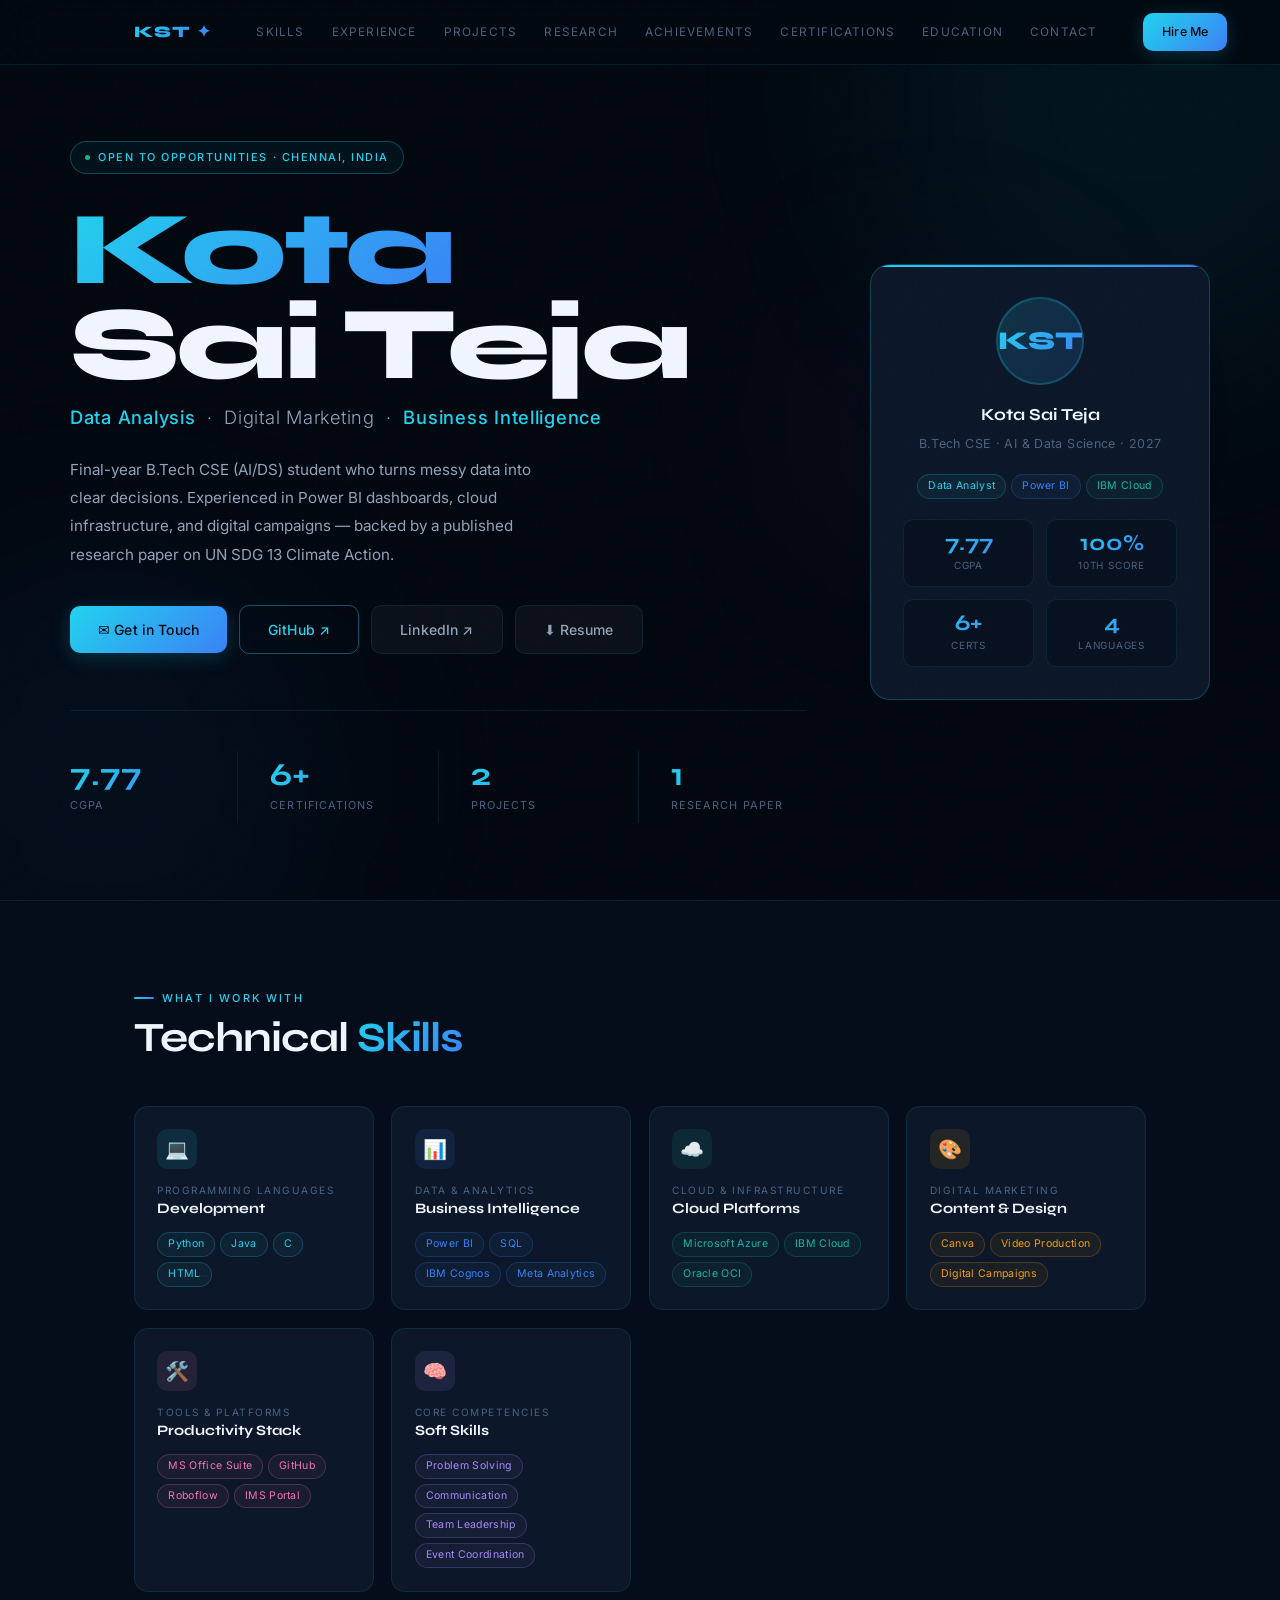
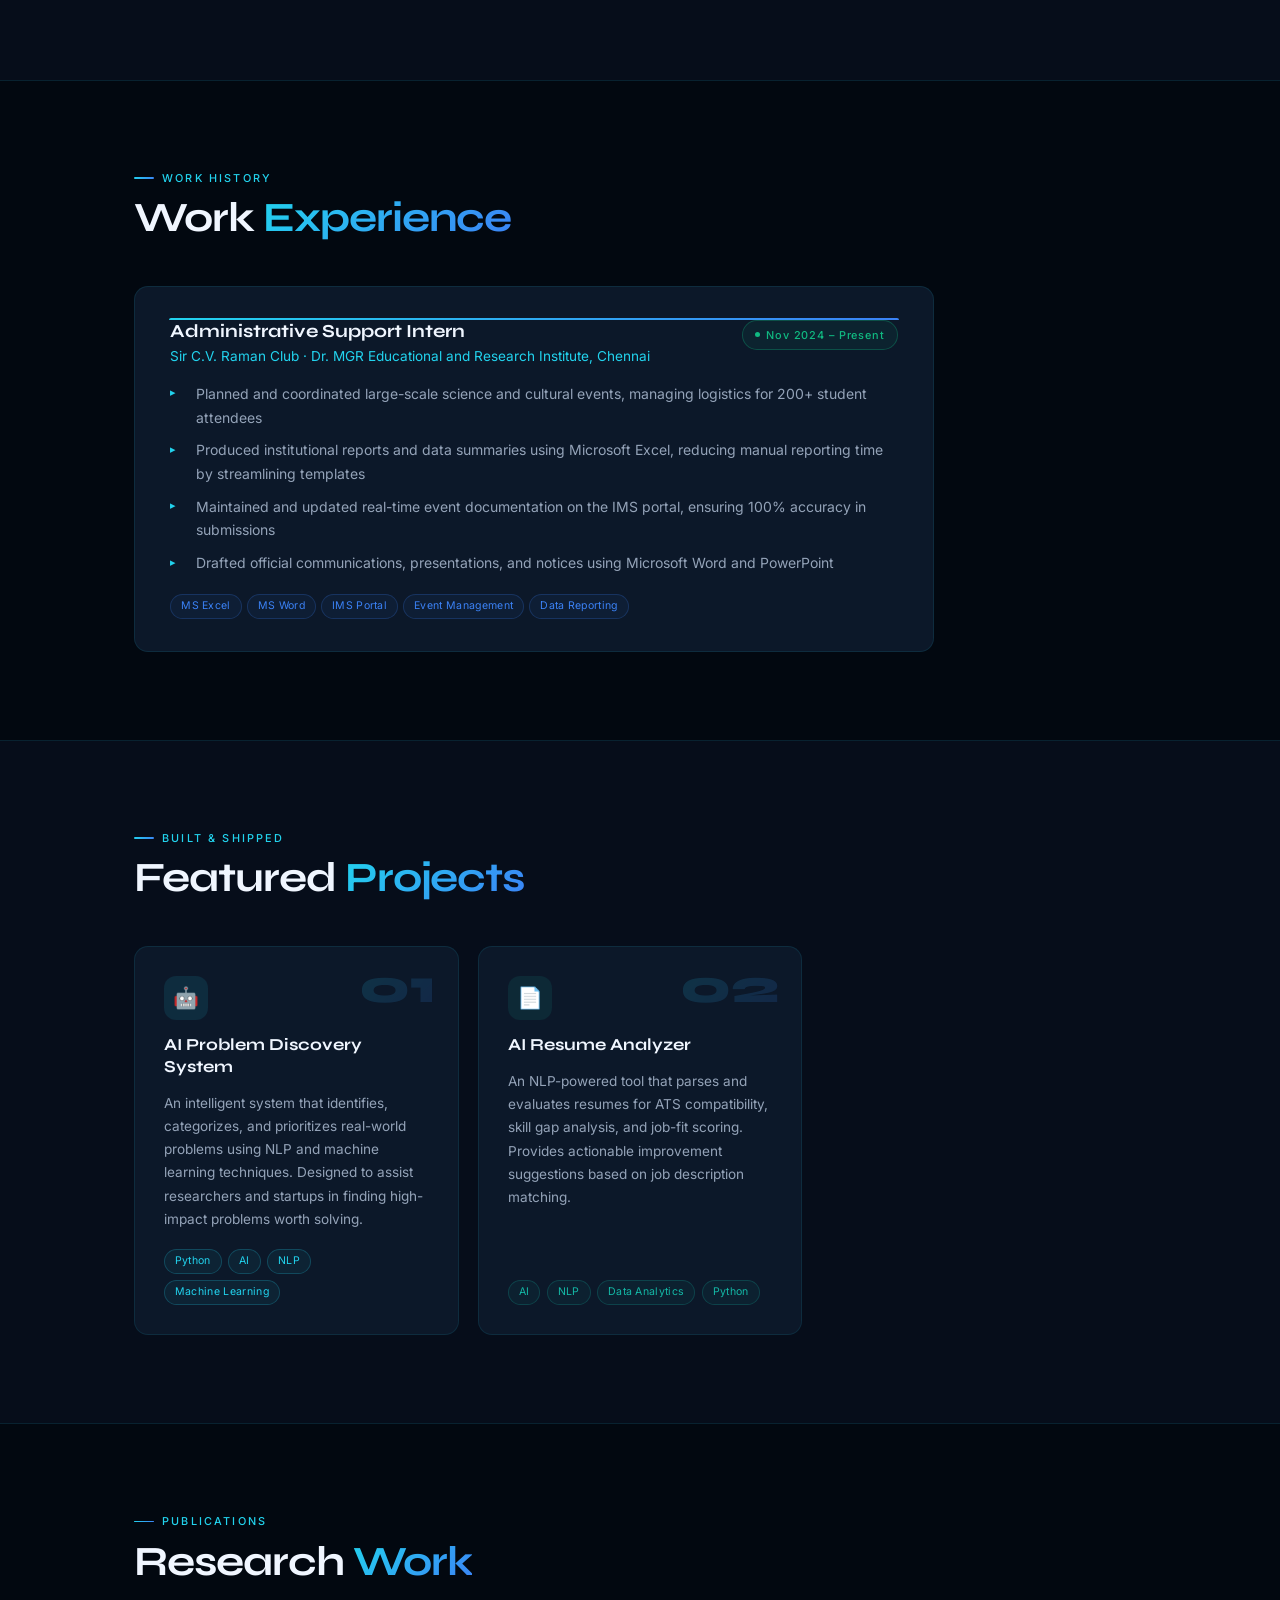
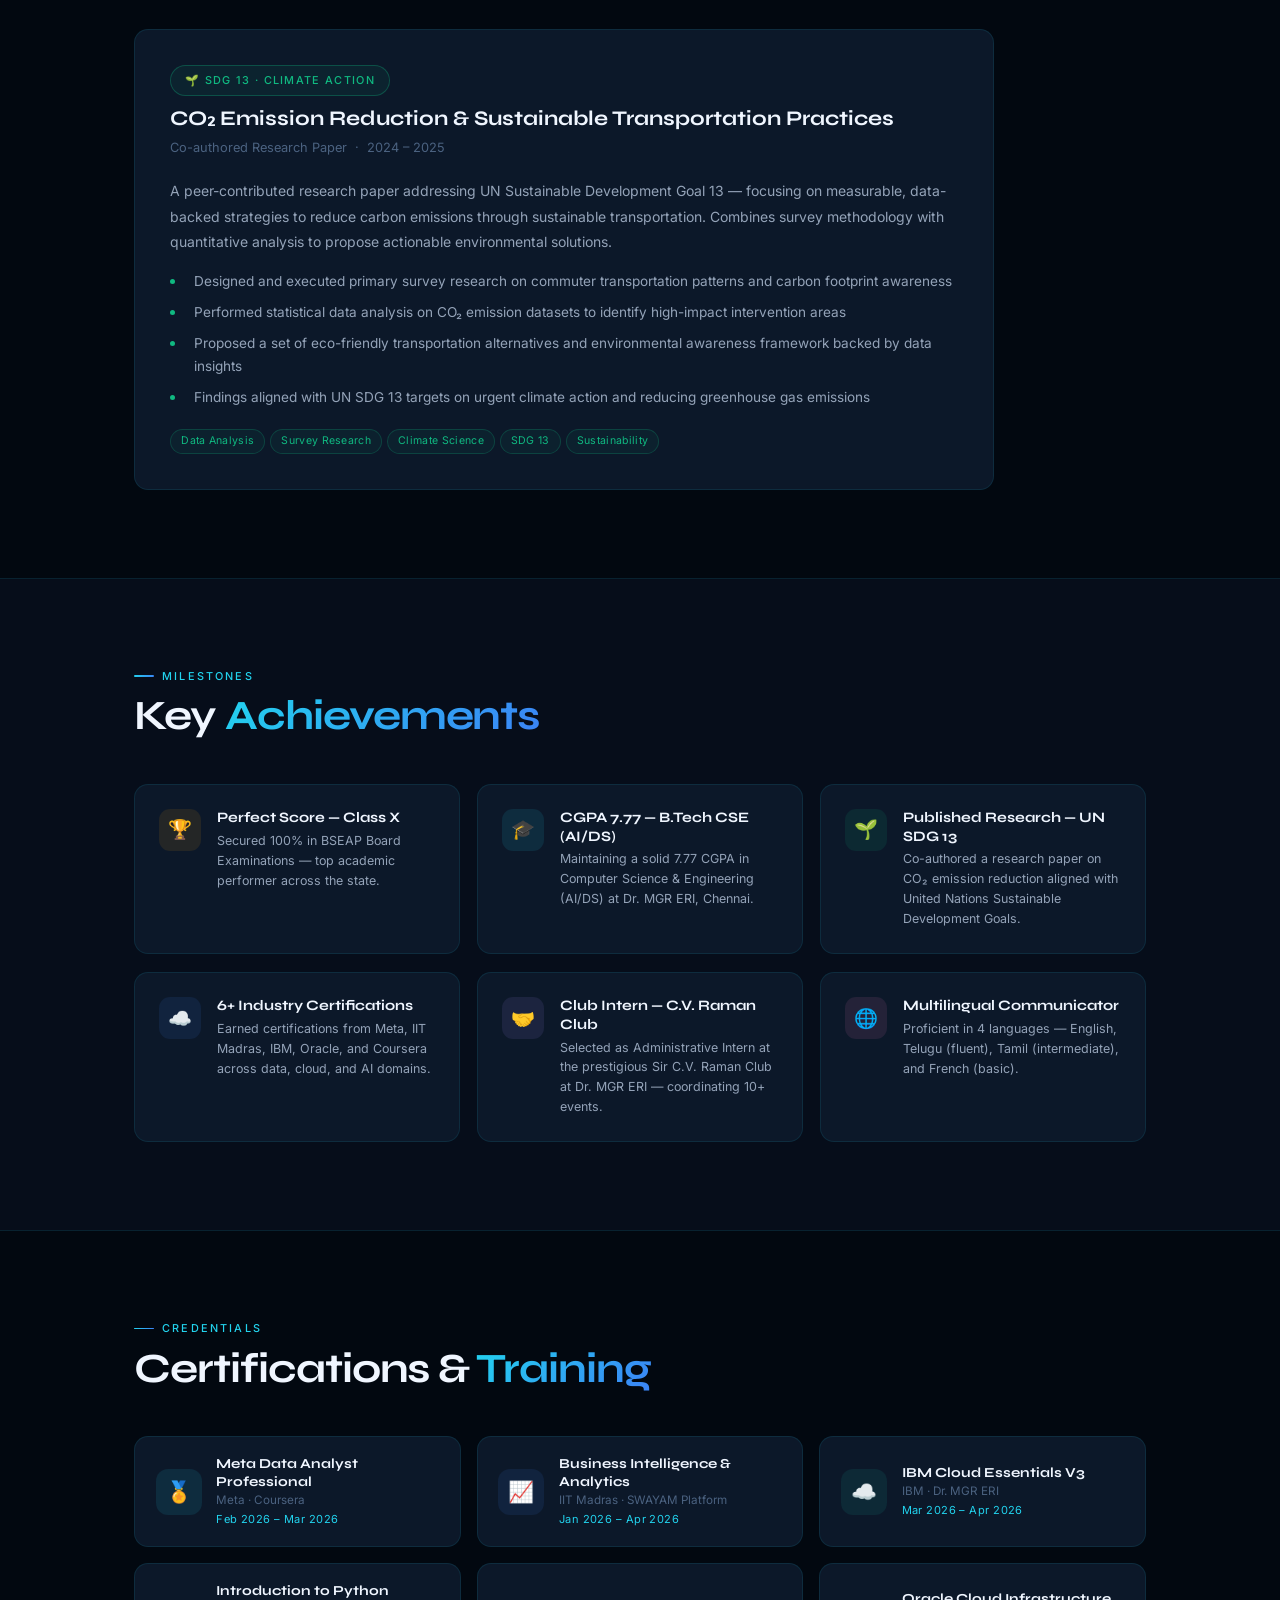
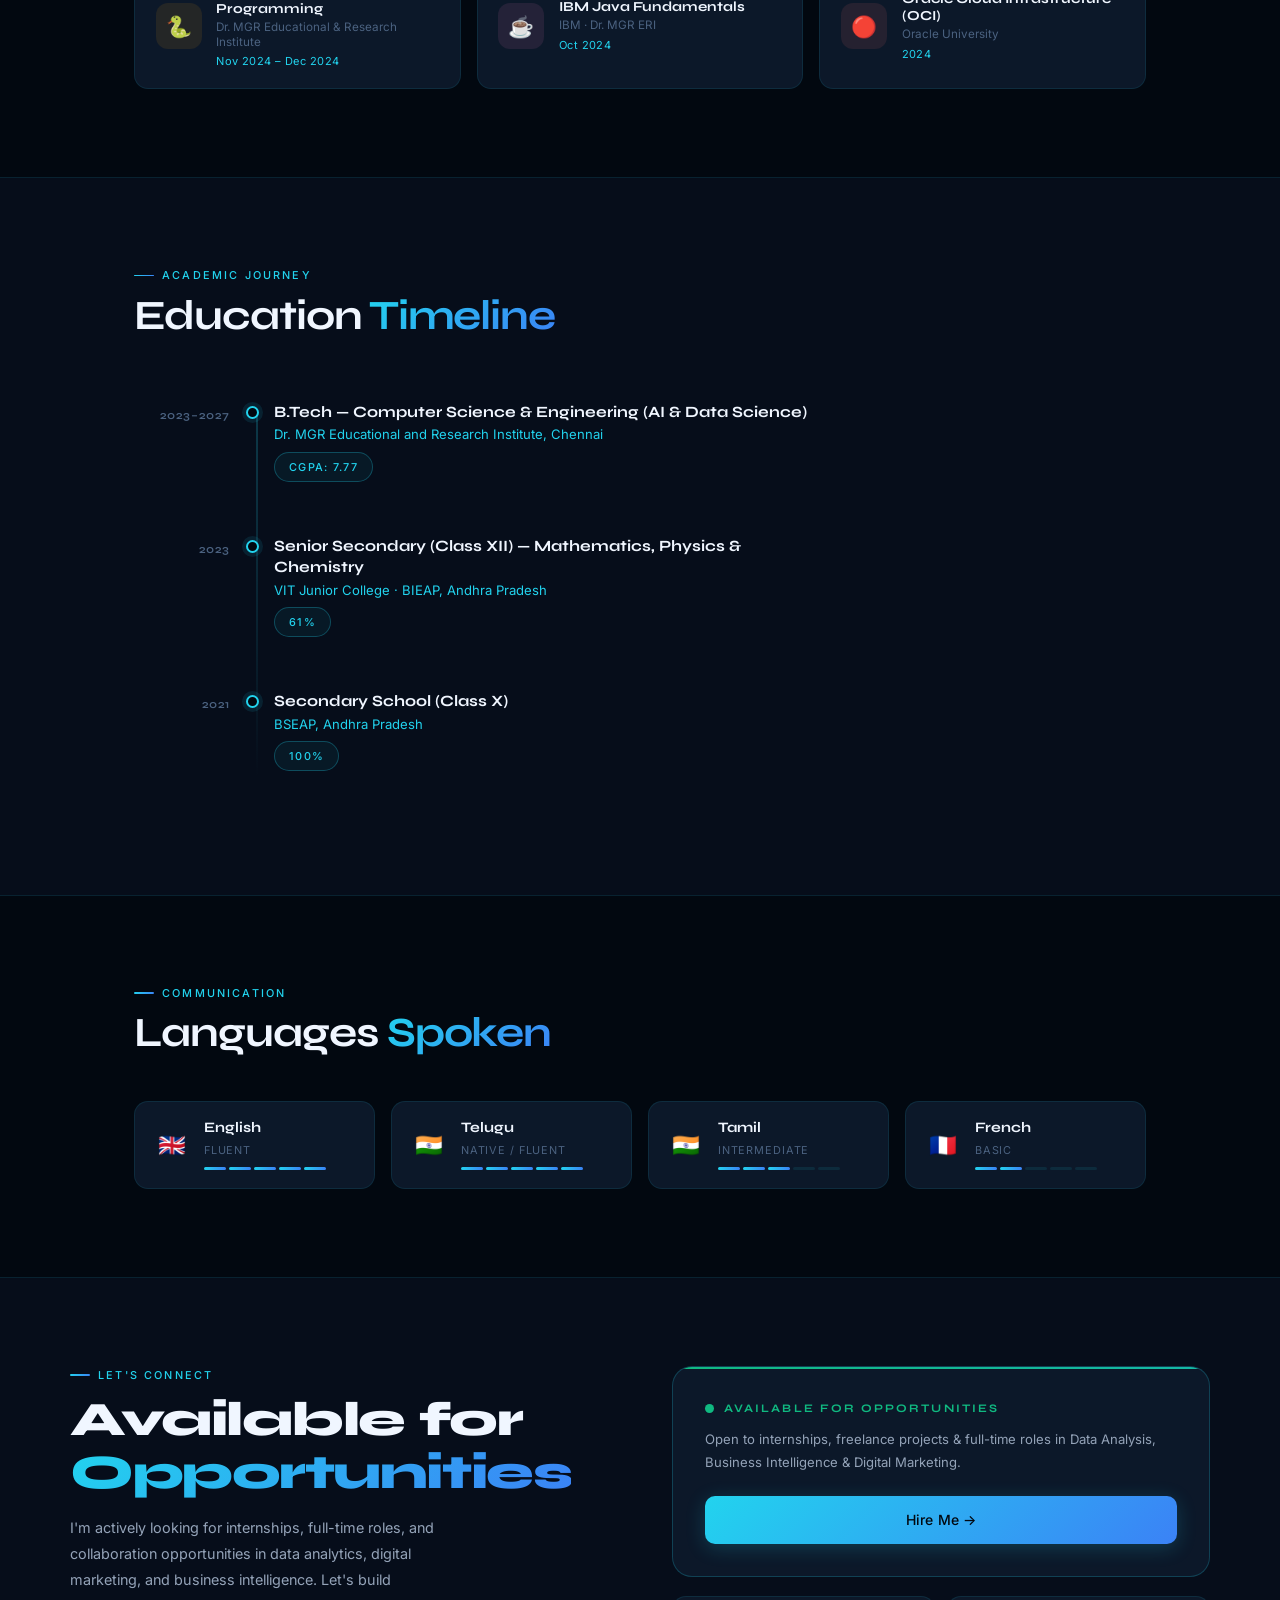
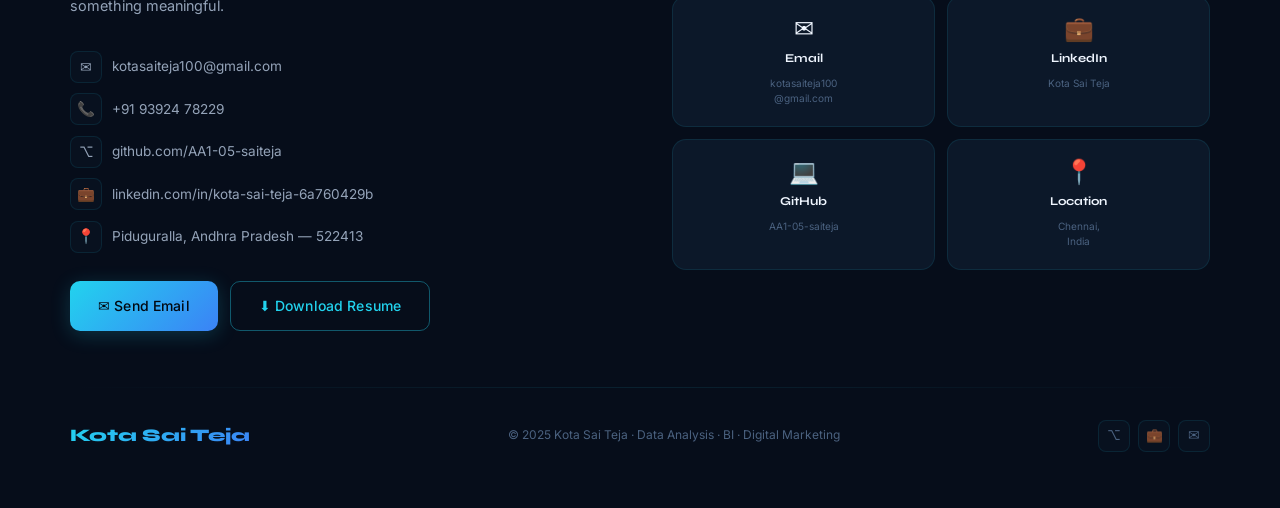
<file: kota_sai_teja_portfolio.html>
<!DOCTYPE html>
<html lang="en">
<head>
<meta charset="UTF-8"/>
<meta name="viewport" content="width=device-width, initial-scale=1.0"/>
<meta name="description" content="Kota Sai Teja — Data Analyst, Digital Marketer & Business Intelligence professional. B.Tech CSE (AI/DS) student at Dr. MGR ERI, Chennai."/>
<title>Kota Sai Teja · Data Analysis | Business Intelligence | Digital Marketing</title>
<link rel="preconnect" href="https://fonts.googleapis.com"/>
<link rel="preconnect" href="https://fonts.gstatic.com" crossorigin/>
<link href="https://fonts.googleapis.com/css2?family=Syne:wght@600;700;800&family=Inter:wght@300;400;500;600&display=swap" rel="stylesheet"/>
<style>
/* ═══════════════════════════════════════════════
   DESIGN TOKENS
═══════════════════════════════════════════════ */
:root{
  /* backgrounds */
  --bg0:#020810;
  --bg1:#060d1a;
  --bg2:#08111f;
  --card:#0c1829;
  --card-h:#0f1f34;

  /* borders */
  --b1:rgba(34,211,238,.10);
  --b2:rgba(34,211,238,.22);
  --b3:rgba(34,211,238,.40);

  /* brand colors */
  --cyan:#22d3ee;
  --blue:#3b82f6;
  --teal:#14b8a6;
  --gold:#f59e0b;
  --pink:#f472b6;
  --green:#10b981;
  --purple:#a78bfa;

  /* text */
  --t1:#f0f6ff;
  --t2:#94a3b8;
  --t3:#4b6280;

  /* gradients */
  --g-brand:linear-gradient(135deg,#22d3ee,#3b82f6);
  --g-teal:linear-gradient(135deg,#14b8a6,#22d3ee);
  --g-warm:linear-gradient(135deg,#f59e0b,#f472b6);
  --g-purple:linear-gradient(135deg,#a78bfa,#3b82f6);
  --g-green:linear-gradient(135deg,#10b981,#14b8a6);

  /* layout */
  --max:1140px;
  --gutter:clamp(1.25rem,5vw,4rem);
  --nav-h:64px;
  --radius:14px;
  --radius-lg:20px;

  /* transitions */
  --ease:.22s cubic-bezier(.4,0,.2,1);
}

/* ═══════════════════════════════════════════════
   RESET & BASE
═══════════════════════════════════════════════ */
*,*::before,*::after{box-sizing:border-box;margin:0;padding:0}
html{scroll-behavior:smooth;font-size:16px;-webkit-text-size-adjust:100%}
body{
  font-family:'Inter',sans-serif;
  background:var(--bg0);
  color:var(--t1);
  line-height:1.7;
  overflow-x:hidden;
  -webkit-font-smoothing:antialiased;
}
img{display:block;max-width:100%}
a{text-decoration:none;color:inherit}

/* subtle grain overlay */
body::after{
  content:'';position:fixed;inset:0;pointer-events:none;z-index:1000;
  background-image:url("data:image/svg+xml,%3Csvg xmlns='http://www.w3.org/2000/svg' width='200' height='200'%3E%3Cfilter id='g'%3E%3CfeTurbulence baseFrequency='.85' numOctaves='3' stitchTiles='stitch'/%3E%3C/filter%3E%3Crect width='100%25' height='100%25' filter='url(%23g)' opacity='.018'/%3E%3C/svg%3E");
}

/* ═══════════════════════════════════════════════
   LAYOUT HELPERS
═══════════════════════════════════════════════ */
.wrap{max-width:var(--max);margin-inline:auto;padding-inline:var(--gutter)}
.sec{padding-block:5.5rem;position:relative;z-index:1}
.sec-alt{background:var(--bg1);border-top:.5px solid var(--b1);border-bottom:.5px solid var(--b1)}
.sec-label{
  font-size:.68rem;font-weight:500;letter-spacing:.2em;
  text-transform:uppercase;color:var(--cyan);margin-bottom:.5rem;
  display:flex;align-items:center;gap:8px;
}
.sec-label::before{
  content:'';display:block;width:20px;height:1.5px;
  background:var(--g-brand);border-radius:2px;flex-shrink:0;
}
.sec-title{
  font-family:'Syne',sans-serif;
  font-size:clamp(1.75rem,3.5vw,2.6rem);
  font-weight:700;letter-spacing:-.025em;line-height:1.1;
  margin-bottom:2.8rem;
}
.sec-title span{background:var(--g-brand);-webkit-background-clip:text;-webkit-text-fill-color:transparent}

/* ═══════════════════════════════════════════════
   KEYFRAMES
═══════════════════════════════════════════════ */
@keyframes fadeUp{from{opacity:0;transform:translateY(18px)}to{opacity:1;transform:translateY(0)}}
@keyframes pulse{0%,100%{opacity:1;transform:scale(1)}50%{opacity:.3;transform:scale(1.6)}}
@keyframes shimmer{0%{background-position:-200% center}100%{background-position:200% center}}
@keyframes float{0%,100%{transform:translateY(0)}50%{transform:translateY(-8px)}}
@keyframes spin{to{transform:rotate(360deg)}}

/* ═══════════════════════════════════════════════
   REUSABLE COMPONENTS
═══════════════════════════════════════════════ */

/* pill badge */
.pill{
  display:inline-flex;align-items:center;gap:6px;
  font-size:.68rem;font-weight:500;letter-spacing:.12em;text-transform:uppercase;
  padding:5px 14px;border-radius:100px;
}
.pill-cyan{color:var(--cyan);border:.5px solid rgba(34,211,238,.28);background:rgba(34,211,238,.06)}
.pill-green{color:var(--green);border:.5px solid rgba(16,185,129,.3);background:rgba(16,185,129,.07)}
.pill-gold{color:var(--gold);border:.5px solid rgba(245,158,11,.3);background:rgba(245,158,11,.07)}
.pill-purple{color:var(--purple);border:.5px solid rgba(167,139,250,.3);background:rgba(167,139,250,.07)}

/* skill tags */
.tag{font-size:.66rem;padding:3px 10px;border-radius:100px;border:.5px solid;font-weight:400;letter-spacing:.03em;white-space:nowrap;line-height:1.6}
.t-c{color:var(--cyan);border-color:rgba(34,211,238,.22);background:rgba(34,211,238,.06)}
.t-b{color:var(--blue);border-color:rgba(59,130,246,.22);background:rgba(59,130,246,.06)}
.t-t{color:var(--teal);border-color:rgba(20,184,166,.22);background:rgba(20,184,166,.06)}
.t-g{color:var(--gold);border-color:rgba(245,158,11,.22);background:rgba(245,158,11,.06)}
.t-p{color:var(--pink);border-color:rgba(244,114,182,.22);background:rgba(244,114,182,.06)}
.t-v{color:var(--purple);border-color:rgba(167,139,250,.22);background:rgba(167,139,250,.06)}
.t-gr{color:var(--green);border-color:rgba(16,185,129,.22);background:rgba(16,185,129,.06)}

/* tags flex wrapper */
.tags{display:flex;flex-wrap:wrap;gap:5px}

/* buttons */
.btn{
  display:inline-flex;align-items:center;justify-content:center;gap:8px;
  font-family:'Inter',sans-serif;font-size:.875rem;font-weight:500;
  padding:.75rem 1.75rem;border-radius:10px;cursor:pointer;
  transition:transform var(--ease),opacity var(--ease),box-shadow var(--ease);
  letter-spacing:.01em;border:none;
}
.btn:hover{transform:translateY(-2px)}
.btn-primary{background:var(--g-brand);color:#020810;box-shadow:0 4px 20px rgba(34,211,238,.2)}
.btn-primary:hover{box-shadow:0 6px 28px rgba(34,211,238,.35)}
.btn-outline{background:transparent;color:var(--cyan);border:.5px solid rgba(34,211,238,.38)}
.btn-outline:hover{background:rgba(34,211,238,.08);border-color:rgba(34,211,238,.6)}
.btn-ghost{background:rgba(255,255,255,.04);color:var(--t2);border:.5px solid var(--b1)}
.btn-ghost:hover{background:rgba(255,255,255,.07);color:var(--t1)}

/* card base */
.card{
  background:var(--card);border:.5px solid var(--b1);border-radius:var(--radius);
  transition:border-color var(--ease),transform var(--ease),box-shadow var(--ease);
}
.card:hover{border-color:var(--b2);transform:translateY(-3px);box-shadow:0 12px 40px rgba(0,0,0,.3)}

/* top-accent card */
.card-accent::before{
  content:'';display:block;height:2px;margin:-1px -1px 0;
  border-radius:var(--radius) var(--radius) 0 0;
  background:var(--accent,var(--g-brand));
}

/* section divider */
.sdiv{
  width:100%;height:1px;
  background:linear-gradient(90deg,transparent,var(--b2),transparent);
  margin-block:4rem;
}

/* ═══════════════════════════════════════════════
   NAV
═══════════════════════════════════════════════ */
#nav{
  position:fixed;top:0;left:0;right:0;z-index:500;
  background:rgba(2,8,16,.88);backdrop-filter:blur(24px);-webkit-backdrop-filter:blur(24px);
  border-bottom:.5px solid var(--b1);
}
.nav-inner{
  max-width:var(--max);margin-inline:auto;
  padding-inline:var(--gutter);
  height:var(--nav-h);
  display:flex;align-items:center;justify-content:space-between;gap:2rem;
}
.nav-logo{
  font-family:'Syne',sans-serif;font-size:1rem;font-weight:800;letter-spacing:.06em;
  background:var(--g-brand);-webkit-background-clip:text;-webkit-text-fill-color:transparent;
  flex-shrink:0;
}
.nav-links{
  display:flex;align-items:center;gap:0;list-style:none;
}
.nav-links a{
  display:block;
  font-size:.74rem;font-weight:400;letter-spacing:.1em;text-transform:uppercase;
  color:var(--t3);padding:.5rem .85rem;border-radius:6px;
  transition:color var(--ease),background var(--ease);white-space:nowrap;
}
.nav-links a:hover{color:var(--cyan);background:rgba(34,211,238,.06)}
.nav-cta{
  display:flex;align-items:center;gap:.75rem;flex-shrink:0;
}

/* hamburger (mobile) */
.ham{
  display:none;flex-direction:column;justify-content:center;gap:5px;
  width:36px;height:36px;cursor:pointer;padding:6px;
  background:var(--card);border:.5px solid var(--b1);border-radius:8px;
}
.ham span{display:block;height:1.5px;background:var(--t2);transition:all .3s;border-radius:2px}

/* mobile menu */
.mobile-menu{
  display:none;position:fixed;top:var(--nav-h);left:0;right:0;z-index:499;
  background:rgba(2,8,16,.97);backdrop-filter:blur(20px);
  border-bottom:.5px solid var(--b1);padding:1.5rem var(--gutter);
  flex-direction:column;gap:.25rem;
}
.mobile-menu.open{display:flex}
.mobile-menu a{
  font-size:.85rem;letter-spacing:.08em;text-transform:uppercase;color:var(--t2);
  padding:.75rem 1rem;border-radius:8px;
  transition:all var(--ease);display:block;
}
.mobile-menu a:hover{color:var(--cyan);background:rgba(34,211,238,.07)}

/* ═══════════════════════════════════════════════
   HERO
═══════════════════════════════════════════════ */
#hero{
  min-height:100vh;
  display:flex;flex-direction:column;justify-content:center;
  padding-top:calc(var(--nav-h) + 4rem);
  padding-bottom:4rem;
  padding-inline:var(--gutter);
  position:relative;overflow:hidden;
}
.hero-wrap{max-width:var(--max);margin-inline:auto;width:100%;position:relative;z-index:2}
.hero-grid{
  display:grid;
  grid-template-columns:1fr 340px;
  gap:4rem;
  align-items:center;
}

/* orbs */
.orb{position:absolute;border-radius:50%;filter:blur(100px);pointer-events:none;z-index:0}
.o1{width:550px;height:550px;background:rgba(34,211,238,.06);top:-180px;right:-140px}
.o2{width:450px;height:450px;background:rgba(59,130,246,.05);bottom:-100px;left:-120px}
.o3{width:300px;height:300px;background:rgba(167,139,250,.04);top:30%;right:15%}

/* hero left */
.hero-available{
  display:inline-flex;align-items:center;gap:8px;
  font-size:.68rem;font-weight:500;letter-spacing:.14em;text-transform:uppercase;
  color:var(--cyan);border:.5px solid rgba(34,211,238,.28);
  background:rgba(34,211,238,.05);padding:6px 14px;border-radius:100px;
  margin-bottom:1.75rem;
  animation:fadeUp .5s ease both;
}
.bdot{width:5px;height:5px;border-radius:50%;background:var(--green);animation:pulse 2s infinite;flex-shrink:0}

.hero-name{
  font-family:'Syne',sans-serif;
  font-size:clamp(3rem,8.5vw,6.5rem);
  font-weight:800;line-height:.92;letter-spacing:-.035em;
  margin-bottom:.6rem;
  animation:fadeUp .5s .07s ease both;
}
.grad-text{background:var(--g-brand);-webkit-background-clip:text;-webkit-text-fill-color:transparent}

.hero-title{
  font-size:clamp(.9rem,1.8vw,1.15rem);font-weight:300;color:var(--t2);
  letter-spacing:.04em;margin-bottom:1.5rem;line-height:1.6;
  animation:fadeUp .5s .14s ease both;
}
.hero-title strong{color:var(--cyan);font-weight:500}

.hero-desc{
  font-size:.95rem;color:var(--t2);line-height:1.85;
  max-width:500px;margin-bottom:2.25rem;
  animation:fadeUp .5s .21s ease both;
}

.hero-btns{
  display:flex;flex-wrap:wrap;gap:.75rem;align-items:center;
  margin-bottom:3.5rem;
  animation:fadeUp .5s .28s ease both;
}

/* hero right – profile card */
.hero-card{
  background:var(--card);border:.5px solid var(--b2);border-radius:var(--radius-lg);
  padding:2rem;text-align:center;
  animation:fadeUp .5s .35s ease both;
  position:relative;overflow:hidden;
}
.hero-card::before{
  content:'';position:absolute;top:0;left:0;right:0;height:2px;
  background:var(--g-brand);
}
.hero-avatar{
  width:88px;height:88px;border-radius:50%;
  background:linear-gradient(135deg,rgba(34,211,238,.2),rgba(59,130,246,.2));
  border:2px solid var(--b2);
  display:flex;align-items:center;justify-content:center;
  font-family:'Syne',sans-serif;font-size:2rem;font-weight:800;
  margin:0 auto 1rem;
  background:var(--g-brand);-webkit-background-clip:text;
  background:linear-gradient(135deg,rgba(34,211,238,.15),rgba(59,130,246,.15));
  color:transparent;
  letter-spacing:-.02em;
}
.ha-txt{
  font-family:'Syne',sans-serif;font-size:1.6rem;font-weight:800;
  background:var(--g-brand);-webkit-background-clip:text;-webkit-text-fill-color:transparent;
}
.hero-card-name{font-family:'Syne',sans-serif;font-size:1.05rem;font-weight:700;margin-bottom:.2rem}
.hero-card-sub{font-size:.78rem;color:var(--t3);margin-bottom:1.25rem;letter-spacing:.03em}
.hero-card-stats{
  display:grid;grid-template-columns:1fr 1fr;gap:.75rem;margin-top:1.25rem;
}
.hcs{
  background:var(--bg2);border:.5px solid var(--b1);border-radius:10px;
  padding:.75rem .5rem;text-align:center;
}
.hcs-n{font-family:'Syne',sans-serif;font-size:1.4rem;font-weight:700;line-height:1;background:var(--g-brand);-webkit-background-clip:text;-webkit-text-fill-color:transparent}
.hcs-l{font-size:.62rem;color:var(--t3);letter-spacing:.08em;text-transform:uppercase;margin-top:3px}

/* hero bottom stats bar */
.hero-stats{
  display:flex;align-items:stretch;gap:0;
  padding-top:2.5rem;border-top:.5px solid var(--b1);
  animation:fadeUp .5s .42s ease both;
  flex-wrap:wrap;
}
.hstat{
  flex:1;min-width:90px;
  padding:.5rem 2rem .5rem 0;
  border-right:.5px solid var(--b1);
}
.hstat:last-child{border-right:none;padding-right:0;padding-left:2rem}
.hstat:not(:first-child){padding-left:2rem}
.hs-n{font-family:'Syne',sans-serif;font-size:2rem;font-weight:700;line-height:1;background:var(--g-brand);-webkit-background-clip:text;-webkit-text-fill-color:transparent}
.hs-l{font-size:.68rem;color:var(--t3);letter-spacing:.1em;text-transform:uppercase;margin-top:5px}

/* ═══════════════════════════════════════════════
   SKILLS
═══════════════════════════════════════════════ */
.skills-grid{
  display:grid;
  grid-template-columns:repeat(auto-fill,minmax(210px,1fr));
  gap:1.1rem;
}
.sk-card{
  padding:1.4rem;
  display:flex;flex-direction:column;gap:.3rem;
}
.sk-ico{
  width:40px;height:40px;border-radius:10px;
  display:flex;align-items:center;justify-content:center;
  font-size:1.2rem;margin-bottom:.7rem;flex-shrink:0;
}
.sk-cat{font-size:.63rem;letter-spacing:.15em;text-transform:uppercase;color:var(--t3);line-height:1}
.sk-name{font-family:'Syne',sans-serif;font-size:.9rem;font-weight:700;margin-bottom:.6rem;line-height:1.2}

/* ═══════════════════════════════════════════════
   EXPERIENCE
═══════════════════════════════════════════════ */
.exp-card{padding:2rem 2.2rem}
.exp-head{display:flex;flex-wrap:wrap;align-items:flex-start;justify-content:space-between;gap:.75rem;margin-bottom:1rem}
.exp-role{font-family:'Syne',sans-serif;font-size:1.15rem;font-weight:700;line-height:1.3}
.exp-org{font-size:.85rem;color:var(--cyan);margin-top:.2rem;line-height:1.4}
.exp-badge{
  display:inline-flex;align-items:center;gap:6px;flex-shrink:0;
  font-size:.68rem;font-weight:500;letter-spacing:.08em;
  color:var(--green);border:.5px solid rgba(16,185,129,.3);
  background:rgba(16,185,129,.07);padding:5px 12px;border-radius:100px;
  white-space:nowrap;
}
.ldot{width:5px;height:5px;border-radius:50%;background:var(--green);animation:pulse 2s infinite;flex-shrink:0}
.exp-list{list-style:none;display:flex;flex-direction:column;gap:.55rem;margin-top:.75rem}
.exp-list li{
  display:grid;grid-template-columns:18px 1fr;
  gap:.5rem;font-size:.875rem;color:var(--t2);line-height:1.7;align-items:start;
}
.exp-list li::before{
  content:'▸';color:var(--cyan);font-size:.7rem;margin-top:.35rem;line-height:1;
}

/* ═══════════════════════════════════════════════
   PROJECTS
═══════════════════════════════════════════════ */
.proj-grid{
  display:grid;
  grid-template-columns:repeat(auto-fill,minmax(300px,1fr));
  gap:1.2rem;
}
.proj-card{
  padding:1.8rem;
  display:flex;flex-direction:column;gap:.9rem;
  position:relative;overflow:hidden;
}
.proj-card::after{
  content:'';position:absolute;bottom:0;left:0;right:0;height:2px;
  background:var(--accent,var(--g-brand));
  opacity:0;transition:opacity var(--ease);
}
.proj-card:hover::after{opacity:1}
.proj-num{
  font-family:'Syne',sans-serif;font-size:3rem;font-weight:800;line-height:1;
  background:var(--g-brand);-webkit-background-clip:text;-webkit-text-fill-color:transparent;
  opacity:.15;position:absolute;top:1rem;right:1.4rem;
}
.proj-icon{
  width:44px;height:44px;border-radius:12px;
  display:flex;align-items:center;justify-content:center;
  font-size:1.3rem;
}
.proj-name{font-family:'Syne',sans-serif;font-size:1.05rem;font-weight:700;line-height:1.3}
.proj-desc{font-size:.85rem;color:var(--t2);line-height:1.7;flex:1}
.proj-footer{display:flex;flex-wrap:wrap;gap:.4rem;align-items:center;margin-top:.25rem}

/* ═══════════════════════════════════════════════
   RESEARCH
═══════════════════════════════════════════════ */
.res-card{padding:2.2rem;max-width:860px}
.res-head{margin-bottom:1.2rem}
.res-title{font-family:'Syne',sans-serif;font-size:1.3rem;font-weight:700;line-height:1.35;margin:.6rem 0 .25rem}
.res-meta{font-size:.8rem;color:var(--t3);margin-bottom:.9rem}
.res-body{font-size:.875rem;color:var(--t2);line-height:1.8}
.res-pts{margin-top:1rem;display:flex;flex-direction:column;gap:.5rem}
.rpt{
  display:grid;grid-template-columns:12px 1fr;gap:.75rem;
  font-size:.85rem;color:var(--t2);line-height:1.7;align-items:start;
}
.rpt::before{content:'';width:5px;height:5px;border-radius:50%;background:var(--green);margin-top:.55rem;flex-shrink:0}

/* ═══════════════════════════════════════════════
   ACHIEVEMENTS
═══════════════════════════════════════════════ */
.ach-grid{
  display:grid;
  grid-template-columns:repeat(auto-fill,minmax(240px,1fr));
  gap:1.1rem;
}
.ach-card{
  padding:1.5rem;
  display:flex;align-items:flex-start;gap:1rem;
}
.ach-ico{
  width:42px;height:42px;border-radius:11px;
  display:flex;align-items:center;justify-content:center;
  font-size:1.2rem;flex-shrink:0;
}
.ach-title{font-family:'Syne',sans-serif;font-size:.9rem;font-weight:700;margin-bottom:.2rem;line-height:1.3}
.ach-desc{font-size:.78rem;color:var(--t2);line-height:1.6}

/* ═══════════════════════════════════════════════
   CERTIFICATIONS
═══════════════════════════════════════════════ */
.certs-grid{
  display:grid;
  grid-template-columns:repeat(auto-fill,minmax(290px,1fr));
  gap:1rem;
}
.cert-card{
  padding:1.1rem 1.3rem;
  display:grid;grid-template-columns:46px 1fr;
  gap:.9rem;align-items:center;
}
.cert-ico{
  width:46px;height:46px;border-radius:12px;
  display:flex;align-items:center;justify-content:center;
  font-size:1.3rem;flex-shrink:0;
}
.cert-name{font-family:'Syne',sans-serif;font-size:.86rem;font-weight:700;line-height:1.3;margin-bottom:2px}
.cert-org{font-size:.73rem;color:var(--t3);margin-bottom:2px;line-height:1.3}
.cert-date{font-size:.69rem;color:var(--cyan);letter-spacing:.04em}

/* ═══════════════════════════════════════════════
   EDUCATION TIMELINE  — fully fixed
═══════════════════════════════════════════════ */
.edu-timeline{
  max-width:680px;
  position:relative;
}
/* single continuous spine line */
.edu-timeline::before{
  content:'';
  position:absolute;
  left:calc(var(--yr-w,96px) + var(--gap,20px) + 6px); /* center of dot */
  top:1.8rem;   /* start from first dot */
  bottom:1.8rem;
  width:1.5px;
  background:linear-gradient(to bottom,var(--b2) 0%,var(--b1) 60%,transparent 100%);
  z-index:0;
}
.edu-row{
  display:grid;
  grid-template-columns:var(--yr-w,96px) var(--gap,20px) 1fr;
  gap:0 12px;
  position:relative;
  z-index:1;
}
/* year */
.edu-yr{
  font-family:'Syne',sans-serif;font-size:.74rem;font-weight:600;
  color:var(--t3);letter-spacing:.05em;text-align:right;
  padding-top:calc(1.4rem + 4px);   /* align baseline with dot center */
  line-height:1;white-space:nowrap;
}
/* spine cell – just holds the dot, line is on .edu-timeline::before */
.edu-spine{
  display:flex;flex-direction:column;align-items:center;
  width:var(--gap,20px);
}
.edu-dot{
  width:13px;height:13px;border-radius:50%;flex-shrink:0;
  border:2px solid var(--cyan);background:var(--bg0);
  box-shadow:0 0 0 4px rgba(34,211,238,.1);
  margin-top:1.4rem;
}
/* body */
.edu-body{padding:1.1rem 0 2.2rem}
.edu-deg{font-family:'Syne',sans-serif;font-size:.98rem;font-weight:700;margin-bottom:.2rem;line-height:1.35}
.edu-school{font-size:.82rem;color:var(--cyan);margin-bottom:.5rem;line-height:1.4}

/* ═══════════════════════════════════════════════
   LANGUAGES
═══════════════════════════════════════════════ */
.lang-wrap{
  display:grid;
  grid-template-columns:repeat(auto-fill,minmax(200px,1fr));
  gap:1rem;
}
.lang-card{
  padding:1.1rem 1.3rem;
  display:flex;align-items:center;gap:1rem;
}
.lang-icon{font-size:1.4rem;flex-shrink:0;width:32px;text-align:center}
.lang-info{}
.lang-name{font-family:'Syne',sans-serif;font-size:.9rem;font-weight:700;line-height:1.2;margin-bottom:4px}
.lang-level{font-size:.68rem;color:var(--t3);letter-spacing:.08em;text-transform:uppercase;margin-bottom:.5rem}
.lang-bar-wrap{
  display:flex;gap:3px;align-items:center;
}
.lb{width:22px;height:3px;border-radius:2px;background:var(--b1);transition:background var(--ease)}
.lb.on{background:var(--g-brand);background:linear-gradient(90deg,var(--cyan),var(--blue))}

/* ═══════════════════════════════════════════════
   CONTACT / FOOTER
═══════════════════════════════════════════════ */
#contact{
  background:var(--bg1);
  border-top:.5px solid var(--b1);
  padding:5.5rem var(--gutter) 3.5rem;
}
.contact-inner{max-width:var(--max);margin-inline:auto}
.contact-grid{
  display:grid;grid-template-columns:1fr 1fr;
  gap:4rem;align-items:start;margin-bottom:3.5rem;
}
.contact-left{}
.contact-title{
  font-family:'Syne',sans-serif;font-size:clamp(2rem,4vw,3rem);
  font-weight:800;letter-spacing:-.03em;line-height:1.1;margin-bottom:1rem;
}
.contact-desc{font-size:.9rem;color:var(--t2);line-height:1.8;max-width:380px;margin-bottom:2rem}
.contact-links{display:flex;flex-direction:column;gap:.65rem}
.cl{
  display:flex;align-items:center;gap:10px;
  font-size:.85rem;color:var(--t2);transition:color var(--ease);
}
.cl:hover{color:var(--cyan)}
.cl-icon{
  width:32px;height:32px;border-radius:8px;
  background:var(--bg2);border:.5px solid var(--b1);
  display:flex;align-items:center;justify-content:center;
  font-size:.9rem;flex-shrink:0;
  transition:border-color var(--ease),background var(--ease);
}
.cl:hover .cl-icon{border-color:var(--b2);background:rgba(34,211,238,.06)}

.contact-right{}
.contact-form{
  background:var(--card);border:.5px solid var(--b1);border-radius:var(--radius-lg);
  padding:2rem;display:flex;flex-direction:column;gap:1rem;
}
.cf-label{font-size:.72rem;letter-spacing:.12em;text-transform:uppercase;color:var(--t3);margin-bottom:.3rem;display:block}
.cf-input{
  width:100%;background:var(--bg2);border:.5px solid var(--b1);border-radius:8px;
  padding:.75rem 1rem;font-family:'Inter',sans-serif;font-size:.875rem;color:var(--t1);
  outline:none;transition:border-color var(--ease);
}
.cf-input:focus{border-color:var(--b3)}
.cf-input::placeholder{color:var(--t3)}
.cf-row{display:grid;grid-template-columns:1fr 1fr;gap:1rem}

.ft-divider{
  height:.5px;
  background:linear-gradient(90deg,transparent,var(--b1),transparent);
  margin-bottom:2rem;
}
.ft-bottom{
  display:flex;align-items:center;justify-content:space-between;
  flex-wrap:wrap;gap:1rem;
}
.ft-name{
  font-family:'Syne',sans-serif;font-size:1.1rem;font-weight:800;
  background:var(--g-brand);-webkit-background-clip:text;-webkit-text-fill-color:transparent;
}
.ft-copy{font-size:.75rem;color:var(--t3)}
.ft-socials{display:flex;gap:.5rem;align-items:center}
.ft-soc{
  width:32px;height:32px;border-radius:8px;
  background:var(--bg2);border:.5px solid var(--b1);
  display:flex;align-items:center;justify-content:center;font-size:.85rem;
  color:var(--t3);transition:all var(--ease);
}
.ft-soc:hover{color:var(--cyan);border-color:var(--b2);background:rgba(34,211,238,.06)}

/* ═══════════════════════════════════════════════
   MOBILE RESPONSIVE
═══════════════════════════════════════════════ */
@media(max-width:900px){
  .hero-grid{grid-template-columns:1fr;gap:3rem}
  .hero-card{max-width:400px}
  .contact-grid{grid-template-columns:1fr;gap:2.5rem}
  .cf-row{grid-template-columns:1fr}
}
@media(max-width:768px){
  :root{--gutter:1.25rem}
  .nav-links,.nav-cta{display:none}
  .ham{display:flex}
  .sec{padding-block:4rem}
  .hero-name{line-height:.96}
  .hero-stats{gap:0}
  .hstat{padding-inline:.75rem;min-width:70px}
  .hstat:first-child{padding-left:0}
  .hstat:last-child{padding-right:0}
  .edu-timeline::before{left:calc(68px + 16px + 6px)}
  .edu-row{grid-template-columns:68px 16px 1fr}
  .proj-grid{grid-template-columns:1fr}
  .certs-grid{grid-template-columns:1fr}
}
@media(max-width:480px){
  .hero-btns{flex-direction:column;align-items:stretch}
  .btn{justify-content:center}
  .lang-wrap{grid-template-columns:1fr 1fr}
  .hero-card-stats{grid-template-columns:1fr 1fr}
  .ach-grid{grid-template-columns:1fr}
}
</style>
</head>
<body>

<!-- ════════════════════════════
     NAV
════════════════════════════ -->
<nav id="nav">
  <div class="nav-inner">
    <div class="nav-logo">KST ✦</div>
    <ul class="nav-links">
      <li><a href="#skills">Skills</a></li>
      <li><a href="#experience">Experience</a></li>
      <li><a href="#projects">Projects</a></li>
      <li><a href="#research">Research</a></li>
      <li><a href="#achievements">Achievements</a></li>
      <li><a href="#certs">Certifications</a></li>
      <li><a href="#education">Education</a></li>
      <li><a href="#contact">Contact</a></li>
    </ul>
    <div class="nav-cta">
      <a href="mailto:kotasaiteja100@gmail.com" class="btn btn-primary" style="padding:.55rem 1.2rem;font-size:.78rem">Hire Me</a>
    </div>
    <div class="ham" id="ham" onclick="toggleMenu()" aria-label="Menu">
      <span></span><span></span><span></span>
    </div>
  </div>
</nav>

<!-- mobile menu -->
<div class="mobile-menu" id="mobile-menu">
  <a href="#skills" onclick="closeMenu()">Skills</a>
  <a href="#experience" onclick="closeMenu()">Experience</a>
  <a href="#projects" onclick="closeMenu()">Projects</a>
  <a href="#research" onclick="closeMenu()">Research</a>
  <a href="#achievements" onclick="closeMenu()">Achievements</a>
  <a href="#certs" onclick="closeMenu()">Certifications</a>
  <a href="#education" onclick="closeMenu()">Education</a>
  <a href="#contact" onclick="closeMenu()">Contact</a>
</div>

<!-- ════════════════════════════
     HERO
════════════════════════════ -->
<section id="hero">
  <div class="orb o1"></div>
  <div class="orb o2"></div>
  <div class="orb o3"></div>

  <div class="hero-wrap">
    <div class="hero-grid">

      <!-- LEFT -->
      <div>
        <div class="hero-available">
          <span class="bdot"></span>Open to Opportunities · Chennai, India
        </div>

        <h1 class="hero-name">
          <span class="grad-text">Kota</span><br>Sai Teja
        </h1>

        <p class="hero-title">
          <strong>Data Analysis</strong> &nbsp;·&nbsp; Digital Marketing &nbsp;·&nbsp; <strong>Business Intelligence</strong>
        </p>

        <p class="hero-desc">
          Final-year B.Tech CSE (AI/DS) student who turns messy data into clear decisions. Experienced in Power BI dashboards, cloud infrastructure, and digital campaigns — backed by a published research paper on UN SDG 13 Climate Action.
        </p>

        <div class="hero-btns">
          <a href="mailto:kotasaiteja100@gmail.com" class="btn btn-primary">✉ Get in Touch</a>
          <a href="https://github.com/AA1-05-saiteja" target="_blank" class="btn btn-outline">GitHub ↗</a>
          <a href="https://www.linkedin.com/in/kota-sai-teja-6a760429b" target="_blank" class="btn btn-ghost">LinkedIn ↗</a>
          <a href="[data-uri]" class="btn btn-ghost" download="Kota_Sai_Teja_Resume.docx">⬇ Resume</a>
        </div>

        <!-- stats row -->
        <div class="hero-stats">
          <div class="hstat">
            <div class="hs-n">7.77</div>
            <div class="hs-l">CGPA</div>
          </div>
          <div class="hstat">
            <div class="hs-n">6+</div>
            <div class="hs-l">Certifications</div>
          </div>
          <div class="hstat">
            <div class="hs-n">2</div>
            <div class="hs-l">Projects</div>
          </div>
          <div class="hstat">
            <div class="hs-n">1</div>
            <div class="hs-l">Research Paper</div>
          </div>
        </div>
      </div>

      <!-- RIGHT – profile card -->
      <div>
        <div class="hero-card">
          <div class="hero-avatar">
            <div class="ha-txt">KST</div>
          </div>
          <p class="hero-card-name">Kota Sai Teja</p>
          <p class="hero-card-sub">B.Tech CSE · AI &amp; Data Science · 2027</p>
          <div class="tags" style="justify-content:center;gap:5px;margin-bottom:.5rem">
            <span class="tag t-c">Data Analyst</span>
            <span class="tag t-b">Power BI</span>
            <span class="tag t-t">IBM Cloud</span>
          </div>
          <div class="hero-card-stats">
            <div class="hcs"><div class="hcs-n">7.77</div><div class="hcs-l">CGPA</div></div>
            <div class="hcs"><div class="hcs-n">100%</div><div class="hcs-l">10th Score</div></div>
            <div class="hcs"><div class="hcs-n">6+</div><div class="hcs-l">Certs</div></div>
            <div class="hcs"><div class="hcs-n">4</div><div class="hcs-l">Languages</div></div>
          </div>
        </div>
      </div>

    </div><!-- /hero-grid -->
  </div><!-- /hero-wrap -->
</section>

<!-- ════════════════════════════
     SKILLS
════════════════════════════ -->
<section id="skills" class="sec sec-alt">
  <div class="wrap">
    <p class="sec-label">What I work with</p>
    <h2 class="sec-title">Technical <span>Skills</span></h2>
    <div class="skills-grid">

      <div class="card sk-card">
        <div class="sk-ico" style="background:rgba(34,211,238,.1)">💻</div>
        <p class="sk-cat">Programming Languages</p>
        <p class="sk-name">Development</p>
        <div class="tags"><span class="tag t-c">Python</span><span class="tag t-c">Java</span><span class="tag t-c">C</span><span class="tag t-c">HTML</span></div>
      </div>

      <div class="card sk-card">
        <div class="sk-ico" style="background:rgba(59,130,246,.1)">📊</div>
        <p class="sk-cat">Data &amp; Analytics</p>
        <p class="sk-name">Business Intelligence</p>
        <div class="tags"><span class="tag t-b">Power BI</span><span class="tag t-b">SQL</span><span class="tag t-b">IBM Cognos</span><span class="tag t-b">Meta Analytics</span></div>
      </div>

      <div class="card sk-card">
        <div class="sk-ico" style="background:rgba(20,184,166,.1)">☁️</div>
        <p class="sk-cat">Cloud &amp; Infrastructure</p>
        <p class="sk-name">Cloud Platforms</p>
        <div class="tags"><span class="tag t-t">Microsoft Azure</span><span class="tag t-t">IBM Cloud</span><span class="tag t-t">Oracle OCI</span></div>
      </div>

      <div class="card sk-card">
        <div class="sk-ico" style="background:rgba(245,158,11,.1)">🎨</div>
        <p class="sk-cat">Digital Marketing</p>
        <p class="sk-name">Content &amp; Design</p>
        <div class="tags"><span class="tag t-g">Canva</span><span class="tag t-g">Video Production</span><span class="tag t-g">Digital Campaigns</span></div>
      </div>

      <div class="card sk-card">
        <div class="sk-ico" style="background:rgba(244,114,182,.1)">🛠️</div>
        <p class="sk-cat">Tools &amp; Platforms</p>
        <p class="sk-name">Productivity Stack</p>
        <div class="tags"><span class="tag t-p">MS Office Suite</span><span class="tag t-p">GitHub</span><span class="tag t-p">Roboflow</span><span class="tag t-p">IMS Portal</span></div>
      </div>

      <div class="card sk-card">
        <div class="sk-ico" style="background:rgba(167,139,250,.1)">🧠</div>
        <p class="sk-cat">Core Competencies</p>
        <p class="sk-name">Soft Skills</p>
        <div class="tags"><span class="tag t-v">Problem Solving</span><span class="tag t-v">Communication</span><span class="tag t-v">Team Leadership</span><span class="tag t-v">Event Coordination</span></div>
      </div>

    </div>
  </div>
</section>

<!-- ════════════════════════════
     EXPERIENCE
════════════════════════════ -->
<section id="experience" class="sec">
  <div class="wrap">
    <p class="sec-label">Work History</p>
    <h2 class="sec-title">Work <span>Experience</span></h2>
    <div style="max-width:800px">
      <div class="card card-accent exp-card">
        <div class="exp-head">
          <div>
            <p class="exp-role">Administrative Support Intern</p>
            <p class="exp-org">Sir C.V. Raman Club · Dr. MGR Educational and Research Institute, Chennai</p>
          </div>
          <div class="exp-badge"><span class="ldot"></span>Nov 2024 – Present</div>
        </div>
        <ul class="exp-list">
          <li>Planned and coordinated large-scale science and cultural events, managing logistics for 200+ student attendees</li>
          <li>Produced institutional reports and data summaries using Microsoft Excel, reducing manual reporting time by streamlining templates</li>
          <li>Maintained and updated real-time event documentation on the IMS portal, ensuring 100% accuracy in submissions</li>
          <li>Drafted official communications, presentations, and notices using Microsoft Word and PowerPoint</li>
        </ul>
        <div class="tags" style="margin-top:1.2rem">
          <span class="tag t-b">MS Excel</span><span class="tag t-b">MS Word</span><span class="tag t-b">IMS Portal</span><span class="tag t-b">Event Management</span><span class="tag t-b">Data Reporting</span>
        </div>
      </div>
    </div>
  </div>
</section>

<!-- ════════════════════════════
     PROJECTS
════════════════════════════ -->
<section id="projects" class="sec sec-alt">
  <div class="wrap">
    <p class="sec-label">Built &amp; Shipped</p>
    <h2 class="sec-title">Featured <span>Projects</span></h2>
    <div class="proj-grid">

      <div class="card proj-card" style="--accent:var(--g-brand)">
        <div class="proj-num">01</div>
        <div class="proj-icon" style="background:rgba(34,211,238,.1)">🤖</div>
        <p class="proj-name">AI Problem Discovery System</p>
        <p class="proj-desc">An intelligent system that identifies, categorizes, and prioritizes real-world problems using NLP and machine learning techniques. Designed to assist researchers and startups in finding high-impact problems worth solving.</p>
        <div class="proj-footer">
          <span class="tag t-c">Python</span><span class="tag t-c">AI</span><span class="tag t-c">NLP</span><span class="tag t-c">Machine Learning</span>
        </div>
      </div>

      <div class="card proj-card" style="--accent:var(--g-teal)">
        <div class="proj-num">02</div>
        <div class="proj-icon" style="background:rgba(20,184,166,.1)">📄</div>
        <p class="proj-name">AI Resume Analyzer</p>
        <p class="proj-desc">An NLP-powered tool that parses and evaluates resumes for ATS compatibility, skill gap analysis, and job-fit scoring. Provides actionable improvement suggestions based on job description matching.</p>
        <div class="proj-footer">
          <span class="tag t-t">AI</span><span class="tag t-t">NLP</span><span class="tag t-t">Data Analytics</span><span class="tag t-t">Python</span>
        </div>
      </div>

    </div>
  </div>
</section>

<!-- ════════════════════════════
     RESEARCH
════════════════════════════ -->
<section id="research" class="sec">
  <div class="wrap">
    <p class="sec-label">Publications</p>
    <h2 class="sec-title">Research <span>Work</span></h2>
    <div class="card res-card">
      <div class="res-head">
        <span class="pill pill-green">🌱 SDG 13 · Climate Action</span>
        <h3 class="res-title">CO₂ Emission Reduction &amp; Sustainable Transportation Practices</h3>
        <p class="res-meta">Co-authored Research Paper &nbsp;·&nbsp; 2024 – 2025</p>
      </div>
      <p class="res-body">
        A peer-contributed research paper addressing UN Sustainable Development Goal 13 — focusing on measurable, data-backed strategies to reduce carbon emissions through sustainable transportation. Combines survey methodology with quantitative analysis to propose actionable environmental solutions.
      </p>
      <div class="res-pts">
        <div class="rpt">Designed and executed primary survey research on commuter transportation patterns and carbon footprint awareness</div>
        <div class="rpt">Performed statistical data analysis on CO₂ emission datasets to identify high-impact intervention areas</div>
        <div class="rpt">Proposed a set of eco-friendly transportation alternatives and environmental awareness framework backed by data insights</div>
        <div class="rpt">Findings aligned with UN SDG 13 targets on urgent climate action and reducing greenhouse gas emissions</div>
      </div>
      <div class="tags" style="margin-top:1.2rem">
        <span class="tag t-gr">Data Analysis</span><span class="tag t-gr">Survey Research</span><span class="tag t-gr">Climate Science</span><span class="tag t-gr">SDG 13</span><span class="tag t-gr">Sustainability</span>
      </div>
    </div>
  </div>
</section>

<!-- ════════════════════════════
     ACHIEVEMENTS
════════════════════════════ -->
<section id="achievements" class="sec sec-alt">
  <div class="wrap">
    <p class="sec-label">Milestones</p>
    <h2 class="sec-title">Key <span>Achievements</span></h2>
    <div class="ach-grid">

      <div class="card ach-card">
        <div class="ach-ico" style="background:rgba(245,158,11,.1)">🏆</div>
        <div>
          <p class="ach-title">Perfect Score — Class X</p>
          <p class="ach-desc">Secured 100% in BSEAP Board Examinations — top academic performer across the state.</p>
        </div>
      </div>

      <div class="card ach-card">
        <div class="ach-ico" style="background:rgba(34,211,238,.1)">🎓</div>
        <div>
          <p class="ach-title">CGPA 7.77 — B.Tech CSE (AI/DS)</p>
          <p class="ach-desc">Maintaining a solid 7.77 CGPA in Computer Science & Engineering (AI/DS) at Dr. MGR ERI, Chennai.</p>
        </div>
      </div>

      <div class="card ach-card">
        <div class="ach-ico" style="background:rgba(16,185,129,.1)">🌱</div>
        <div>
          <p class="ach-title">Published Research — UN SDG 13</p>
          <p class="ach-desc">Co-authored a research paper on CO₂ emission reduction aligned with United Nations Sustainable Development Goals.</p>
        </div>
      </div>

      <div class="card ach-card">
        <div class="ach-ico" style="background:rgba(59,130,246,.1)">☁️</div>
        <div>
          <p class="ach-title">6+ Industry Certifications</p>
          <p class="ach-desc">Earned certifications from Meta, IIT Madras, IBM, Oracle, and Coursera across data, cloud, and AI domains.</p>
        </div>
      </div>

      <div class="card ach-card">
        <div class="ach-ico" style="background:rgba(167,139,250,.1)">🤝</div>
        <div>
          <p class="ach-title">Club Intern — C.V. Raman Club</p>
          <p class="ach-desc">Selected as Administrative Intern at the prestigious Sir C.V. Raman Club at Dr. MGR ERI — coordinating 10+ events.</p>
        </div>
      </div>

      <div class="card ach-card">
        <div class="ach-ico" style="background:rgba(244,114,182,.1)">🌐</div>
        <div>
          <p class="ach-title">Multilingual Communicator</p>
          <p class="ach-desc">Proficient in 4 languages — English, Telugu (fluent), Tamil (intermediate), and French (basic).</p>
        </div>
      </div>

    </div>
  </div>
</section>

<!-- ════════════════════════════
     CERTIFICATIONS
════════════════════════════ -->
<section id="certs" class="sec">
  <div class="wrap">
    <p class="sec-label">Credentials</p>
    <h2 class="sec-title">Certifications &amp; <span>Training</span></h2>
    <div class="certs-grid">

      <div class="card cert-card">
        <div class="cert-ico" style="background:rgba(34,211,238,.1)">🏅</div>
        <div><p class="cert-name">Meta Data Analyst Professional</p><p class="cert-org">Meta · Coursera</p><p class="cert-date">Feb 2026 – Mar 2026</p></div>
      </div>

      <div class="card cert-card">
        <div class="cert-ico" style="background:rgba(59,130,246,.1)">📈</div>
        <div><p class="cert-name">Business Intelligence &amp; Analytics</p><p class="cert-org">IIT Madras · SWAYAM Platform</p><p class="cert-date">Jan 2026 – Apr 2026</p></div>
      </div>

      <div class="card cert-card">
        <div class="cert-ico" style="background:rgba(20,184,166,.1)">☁️</div>
        <div><p class="cert-name">IBM Cloud Essentials V3</p><p class="cert-org">IBM · Dr. MGR ERI</p><p class="cert-date">Mar 2026 – Apr 2026</p></div>
      </div>

      <div class="card cert-card">
        <div class="cert-ico" style="background:rgba(245,158,11,.1)">🐍</div>
        <div><p class="cert-name">Introduction to Python Programming</p><p class="cert-org">Dr. MGR Educational &amp; Research Institute</p><p class="cert-date">Nov 2024 – Dec 2024</p></div>
      </div>

      <div class="card cert-card">
        <div class="cert-ico" style="background:rgba(244,114,182,.1)">☕</div>
        <div><p class="cert-name">IBM Java Fundamentals</p><p class="cert-org">IBM · Dr. MGR ERI</p><p class="cert-date">Oct 2024</p></div>
      </div>

      <div class="card cert-card">
        <div class="cert-ico" style="background:rgba(248,113,113,.1)">🔴</div>
        <div><p class="cert-name">Oracle Cloud Infrastructure (OCI)</p><p class="cert-org">Oracle University</p><p class="cert-date">2024</p></div>
      </div>

    </div>
  </div>
</section>

<!-- ════════════════════════════
     EDUCATION
════════════════════════════ -->
<section id="education" class="sec sec-alt">
  <div class="wrap">
    <p class="sec-label">Academic Journey</p>
    <h2 class="sec-title">Education <span>Timeline</span></h2>
    <div class="edu-timeline">

      <div class="edu-row">
        <div class="edu-yr">2023–2027</div>
        <div class="edu-spine"><div class="edu-dot"></div></div>
        <div class="edu-body">
          <p class="edu-deg">B.Tech — Computer Science &amp; Engineering (AI &amp; Data Science)</p>
          <p class="edu-school">Dr. MGR Educational and Research Institute, Chennai</p>
          <span class="pill pill-cyan">CGPA: 7.77</span>
        </div>
      </div>

      <div class="edu-row">
        <div class="edu-yr">2023</div>
        <div class="edu-spine"><div class="edu-dot"></div></div>
        <div class="edu-body">
          <p class="edu-deg">Senior Secondary (Class XII) — Mathematics, Physics &amp; Chemistry</p>
          <p class="edu-school">VIT Junior College · BIEAP, Andhra Pradesh</p>
          <span class="pill pill-cyan">61%</span>
        </div>
      </div>

      <div class="edu-row">
        <div class="edu-yr">2021</div>
        <div class="edu-spine"><div class="edu-dot"></div></div>
        <div class="edu-body">
          <p class="edu-deg">Secondary School (Class X)</p>
          <p class="edu-school">BSEAP, Andhra Pradesh</p>
          <span class="pill pill-cyan">100%</span>
        </div>
      </div>

    </div>
  </div>
</section>

<!-- ════════════════════════════
     LANGUAGES
════════════════════════════ -->
<section id="languages" class="sec">
  <div class="wrap">
    <p class="sec-label">Communication</p>
    <h2 class="sec-title">Languages <span>Spoken</span></h2>
    <div class="lang-wrap">

      <div class="card lang-card">
        <div class="lang-icon">🇬🇧</div>
        <div class="lang-info">
          <p class="lang-name">English</p>
          <p class="lang-level">Fluent</p>
          <div class="lang-bar-wrap"><span class="lb on"></span><span class="lb on"></span><span class="lb on"></span><span class="lb on"></span><span class="lb on"></span></div>
        </div>
      </div>

      <div class="card lang-card">
        <div class="lang-icon">🇮🇳</div>
        <div class="lang-info">
          <p class="lang-name">Telugu</p>
          <p class="lang-level">Native / Fluent</p>
          <div class="lang-bar-wrap"><span class="lb on"></span><span class="lb on"></span><span class="lb on"></span><span class="lb on"></span><span class="lb on"></span></div>
        </div>
      </div>

      <div class="card lang-card">
        <div class="lang-icon">🇮🇳</div>
        <div class="lang-info">
          <p class="lang-name">Tamil</p>
          <p class="lang-level">Intermediate</p>
          <div class="lang-bar-wrap"><span class="lb on"></span><span class="lb on"></span><span class="lb on"></span><span class="lb"></span><span class="lb"></span></div>
        </div>
      </div>

      <div class="card lang-card">
        <div class="lang-icon">🇫🇷</div>
        <div class="lang-info">
          <p class="lang-name">French</p>
          <p class="lang-level">Basic</p>
          <div class="lang-bar-wrap"><span class="lb on"></span><span class="lb on"></span><span class="lb"></span><span class="lb"></span><span class="lb"></span></div>
        </div>
      </div>

    </div>
  </div>
</section>

<!-- ════════════════════════════
     CONTACT / FOOTER
════════════════════════════ -->
<footer id="contact">
  <div class="contact-inner">
    <div class="contact-grid">

      <!-- left -->
      <div class="contact-left">
        <p class="sec-label" style="margin-bottom:.6rem">Let's Connect</p>
        <h2 class="contact-title">
          Available for<br><span class="grad-text">Opportunities</span>
        </h2>
        <p class="contact-desc">
          I'm actively looking for internships, full-time roles, and collaboration opportunities in data analytics, digital marketing, and business intelligence. Let's build something meaningful.
        </p>
        <div class="contact-links">
          <a href="mailto:kotasaiteja100@gmail.com" class="cl">
            <div class="cl-icon">✉</div>kotasaiteja100@gmail.com
          </a>
          <a href="tel:+919392478229" class="cl">
            <div class="cl-icon">📞</div>+91 93924 78229
          </a>
          <a href="https://github.com/AA1-05-saiteja" target="_blank" class="cl">
            <div class="cl-icon">⌥</div>github.com/AA1-05-saiteja
          </a>
          <a href="https://www.linkedin.com/in/kota-sai-teja-6a760429b" target="_blank" class="cl">
            <div class="cl-icon">💼</div>linkedin.com/in/kota-sai-teja-6a760429b
          </a>
          <a href="#" class="cl">
            <div class="cl-icon">📍</div>Piduguralla, Andhra Pradesh — 522413
          </a>
        </div>
        <div style="margin-top:1.8rem;display:flex;flex-wrap:wrap;gap:.75rem">
          <a href="mailto:kotasaiteja100@gmail.com" class="btn btn-primary">✉ Send Email</a>
          <a href="[data-uri]" class="btn btn-outline" download="Kota_Sai_Teja_Resume.docx">⬇ Download Resume</a>
        </div>
      </div>

      <!-- right – connect & availability -->
      <div class="contact-right">

        <div style="background:var(--card);border:.5px solid var(--b2);border-radius:var(--radius-lg);padding:2rem;position:relative;overflow:hidden;margin-bottom:1.2rem;">
          <div style="position:absolute;top:0;left:0;right:0;height:2px;background:var(--g-green)"></div>
          <div style="display:flex;align-items:center;gap:10px;margin-bottom:.6rem;">
            <span style="width:9px;height:9px;border-radius:50%;background:var(--green);animation:pulse 2s infinite;flex-shrink:0;display:inline-block"></span>
            <span style="font-family:'Syne',sans-serif;font-size:.72rem;font-weight:700;letter-spacing:.18em;text-transform:uppercase;color:var(--green)">Available for Opportunities</span>
          </div>
          <p style="font-size:.82rem;color:var(--t2);line-height:1.8;margin-bottom:1.3rem;">Open to internships, freelance projects &amp; full-time roles in Data Analysis, Business Intelligence &amp; Digital Marketing.</p>
          <a href="mailto:kotasaiteja100@gmail.com" class="btn btn-primary" style="width:100%;justify-content:center;display:flex;">Hire Me &#8594;</a>
        </div>

        <div style="display:grid;grid-template-columns:1fr 1fr;gap:.75rem;">

          <a href="mailto:kotasaiteja100@gmail.com"
             style="display:flex;flex-direction:column;align-items:center;gap:.45rem;background:var(--card);border:.5px solid var(--b1);border-radius:var(--radius);padding:1.25rem .75rem;text-decoration:none;transition:border-color .22s,transform .22s;"
             onmouseover="this.style.borderColor='rgba(34,211,238,.4)';this.style.transform='translateY(-3px)'"
             onmouseout="this.style.borderColor='var(--b1)';this.style.transform='none'">
            <span style="font-size:1.5rem;line-height:1">&#9993;</span>
            <span style="font-family:'Syne',sans-serif;font-size:.75rem;font-weight:700;color:var(--t1)">Email</span>
            <span style="font-size:.63rem;color:var(--t3);text-align:center;line-height:1.5">kotasaiteja100<br/>@gmail.com</span>
          </a>

          <a href="https://www.linkedin.com/in/kota-sai-teja-6a760429b" target="_blank"
             style="display:flex;flex-direction:column;align-items:center;gap:.45rem;background:var(--card);border:.5px solid var(--b1);border-radius:var(--radius);padding:1.25rem .75rem;text-decoration:none;transition:border-color .22s,transform .22s;"
             onmouseover="this.style.borderColor='rgba(59,130,246,.4)';this.style.transform='translateY(-3px)'"
             onmouseout="this.style.borderColor='var(--b1)';this.style.transform='none'">
            <span style="font-size:1.5rem;line-height:1">&#128188;</span>
            <span style="font-family:'Syne',sans-serif;font-size:.75rem;font-weight:700;color:var(--t1)">LinkedIn</span>
            <span style="font-size:.63rem;color:var(--t3);text-align:center;line-height:1.5">Kota Sai Teja</span>
          </a>

          <a href="https://github.com/AA1-05-saiteja" target="_blank"
             style="display:flex;flex-direction:column;align-items:center;gap:.45rem;background:var(--card);border:.5px solid var(--b1);border-radius:var(--radius);padding:1.25rem .75rem;text-decoration:none;transition:border-color .22s,transform .22s;"
             onmouseover="this.style.borderColor='rgba(167,139,250,.4)';this.style.transform='translateY(-3px)'"
             onmouseout="this.style.borderColor='var(--b1)';this.style.transform='none'">
            <span style="font-size:1.5rem;line-height:1">&#128187;</span>
            <span style="font-family:'Syne',sans-serif;font-size:.75rem;font-weight:700;color:var(--t1)">GitHub</span>
            <span style="font-size:.63rem;color:var(--t3);text-align:center;line-height:1.5">AA1-05-saiteja</span>
          </a>

          <div style="display:flex;flex-direction:column;align-items:center;gap:.45rem;background:var(--card);border:.5px solid var(--b1);border-radius:var(--radius);padding:1.25rem .75rem;">
            <span style="font-size:1.5rem;line-height:1">&#128205;</span>
            <span style="font-family:'Syne',sans-serif;font-size:.75rem;font-weight:700;color:var(--t1)">Location</span>
            <span style="font-size:.63rem;color:var(--t3);text-align:center;line-height:1.5">Chennai,<br/>India</span>
          </div>

        </div>
      </div>

    </div>

    <div class="ft-divider"></div>

    <div class="ft-bottom">
      <div class="ft-name">Kota Sai Teja</div>
      <p class="ft-copy">© 2025 Kota Sai Teja · Data Analysis · BI · Digital Marketing</p>
      <div class="ft-socials">
        <a href="https://github.com/AA1-05-saiteja" target="_blank" class="ft-soc" title="GitHub">⌥</a>
        <a href="https://www.linkedin.com/in/kota-sai-teja-6a760429b" target="_blank" class="ft-soc" title="LinkedIn">💼</a>
        <a href="mailto:kotasaiteja100@gmail.com" class="ft-soc" title="Email">✉</a>
      </div>
    </div>

  </div>
</footer>

<script>
function toggleMenu(){
  const m=document.getElementById('mobile-menu');
  m.classList.toggle('open');
}
function closeMenu(){
  document.getElementById('mobile-menu').classList.remove('open');
}
// close on outside click
document.addEventListener('click',e=>{
  const nav=document.getElementById('nav');
  const menu=document.getElementById('mobile-menu');
  if(!nav.contains(e.target)&&!menu.contains(e.target)){
    menu.classList.remove('open');
  }
});
// scroll-reveal
const obs=new IntersectionObserver(entries=>{
  entries.forEach(e=>{
    if(e.isIntersecting){
      e.target.style.animation='fadeUp .5s ease both';
      obs.unobserve(e.target);
    }
  });
},{threshold:.12});
document.querySelectorAll('.card,.edu-row,.lang-card,.hstat').forEach(el=>{
  el.style.opacity='0';
  obs.observe(el);
});
</script>

</body>
</html>
</file>
